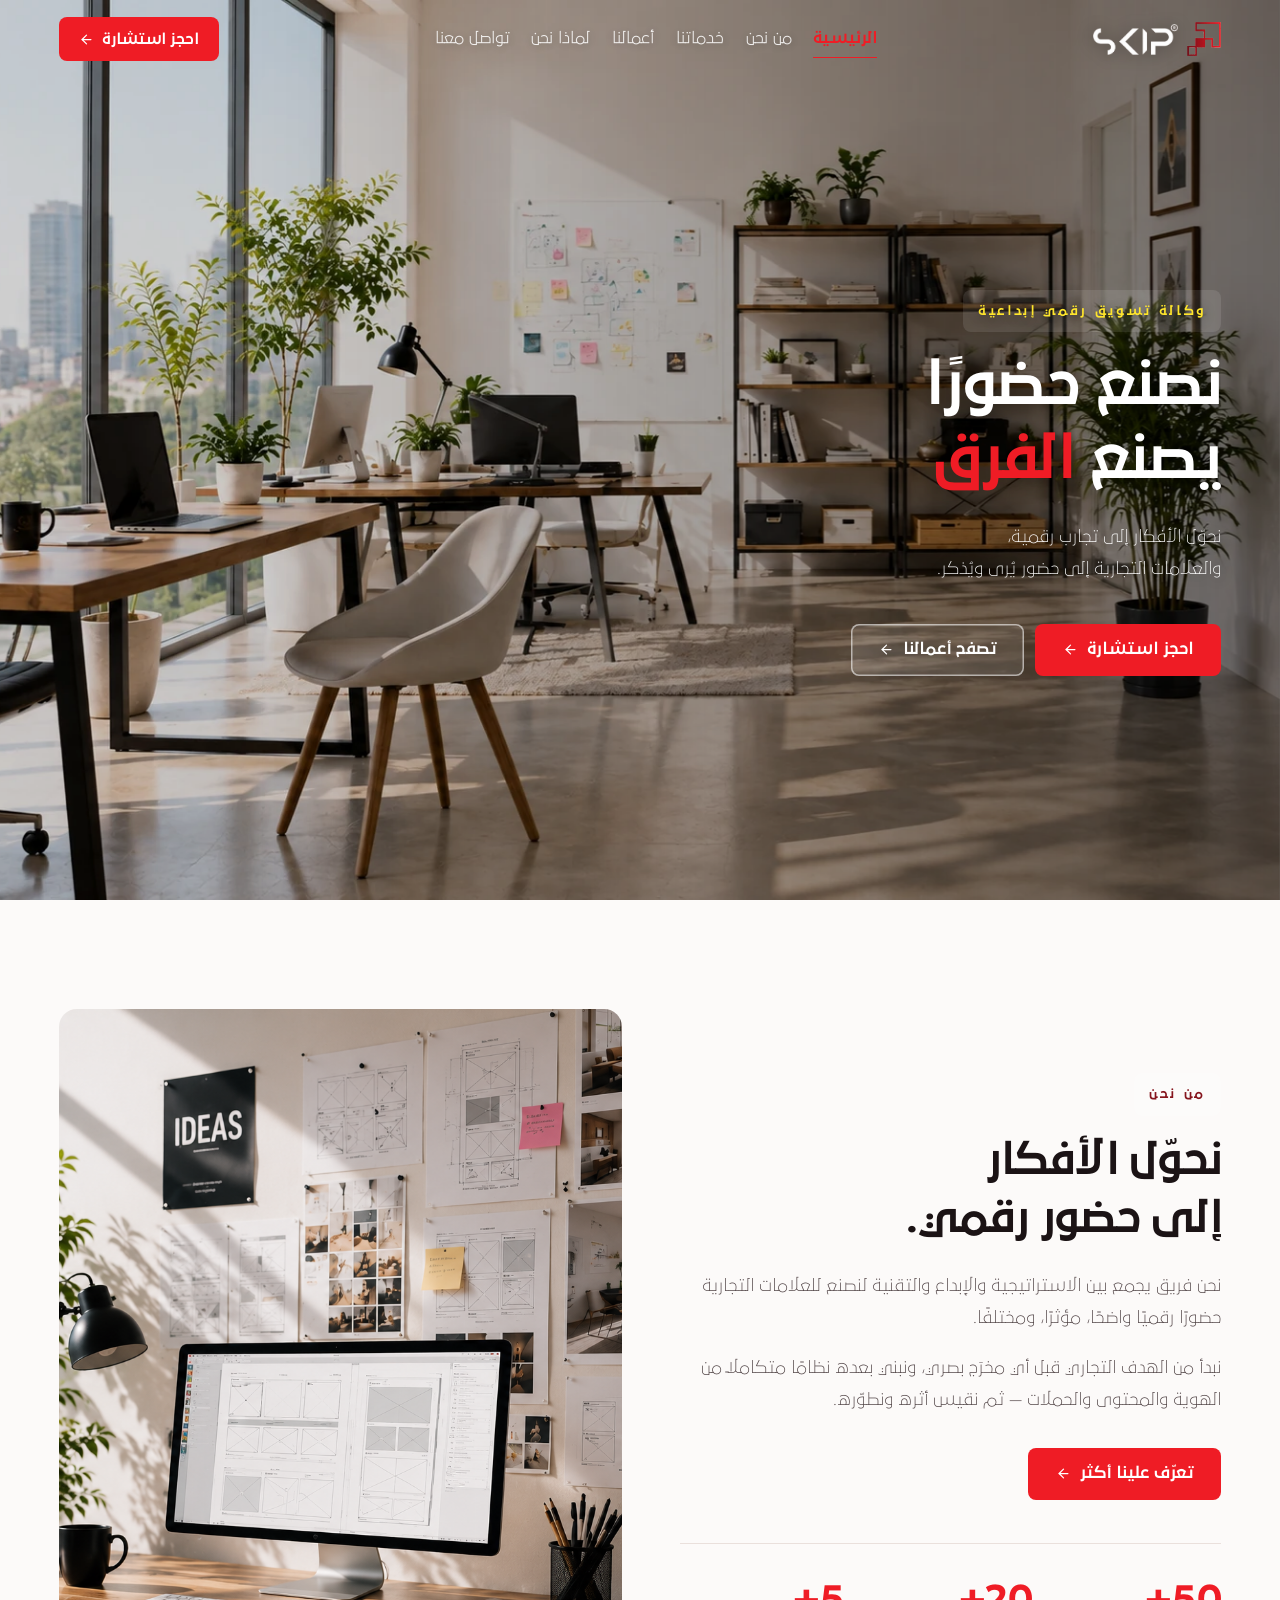
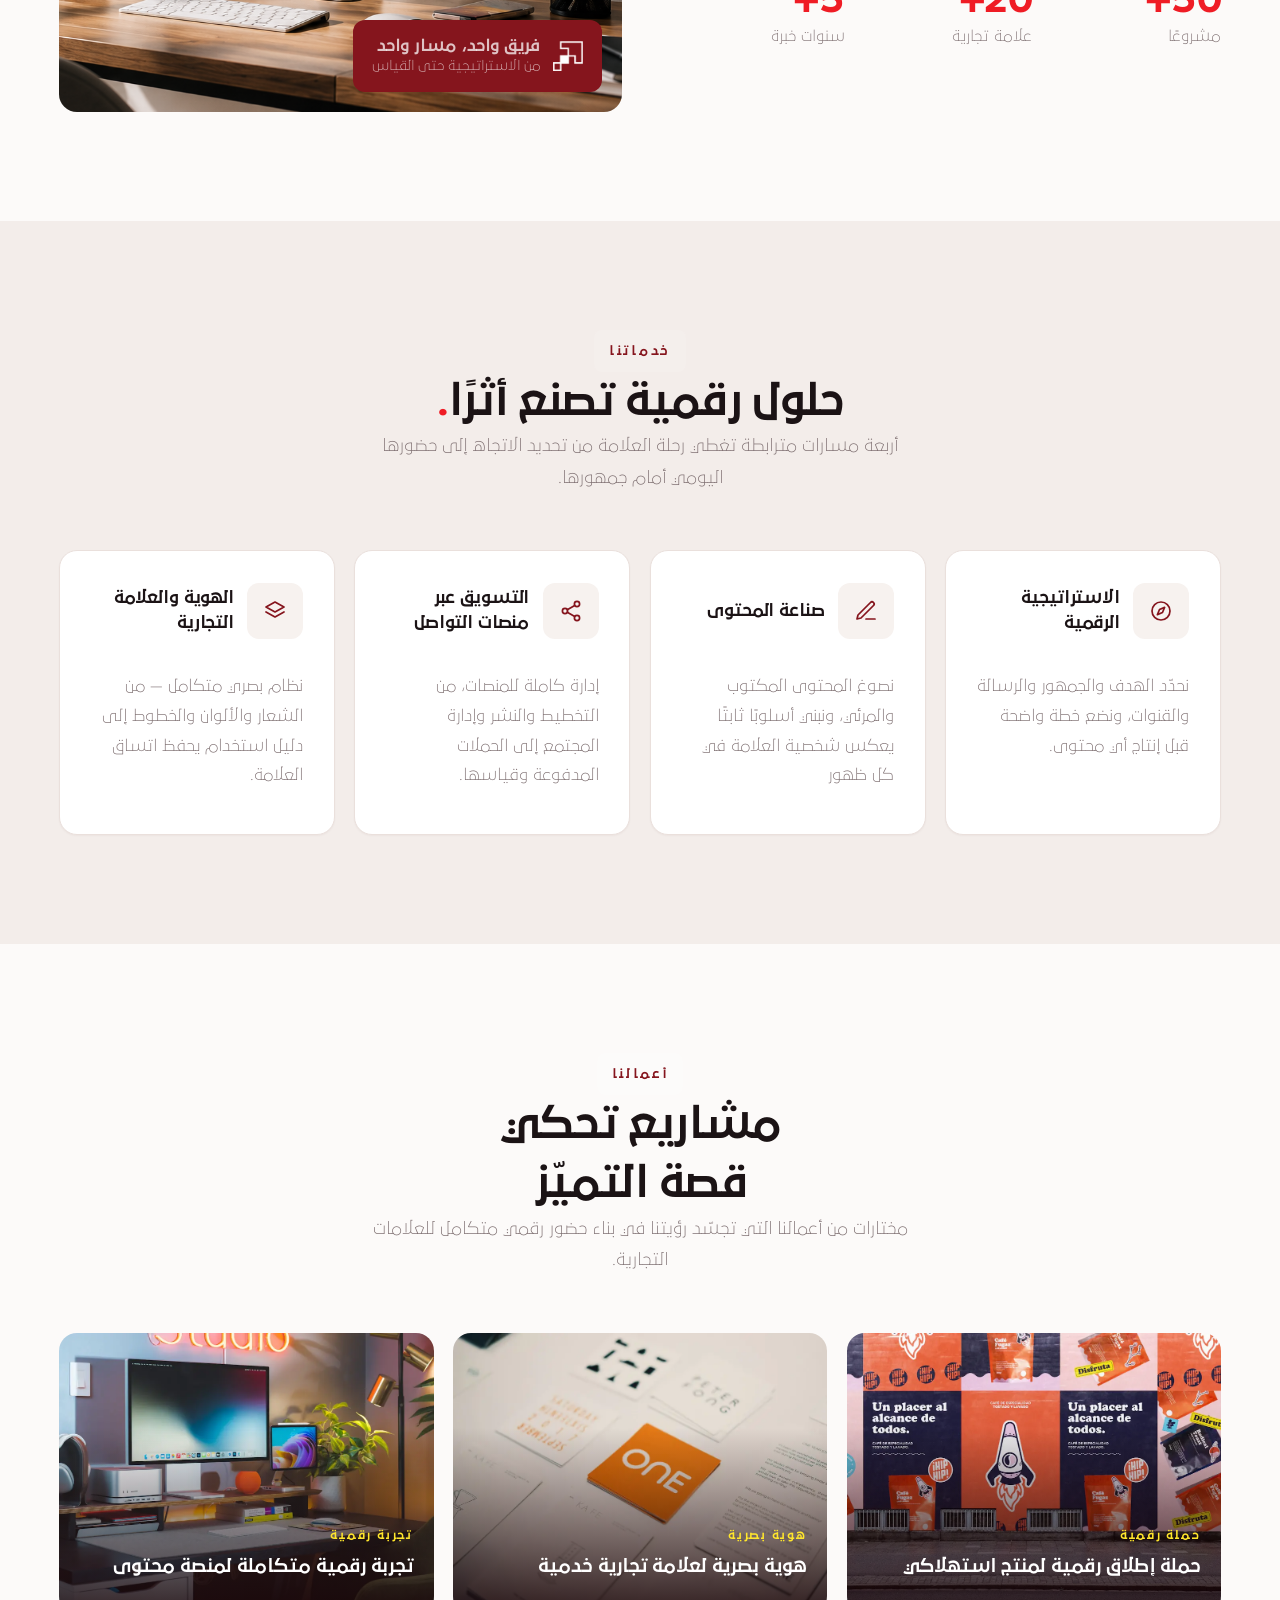
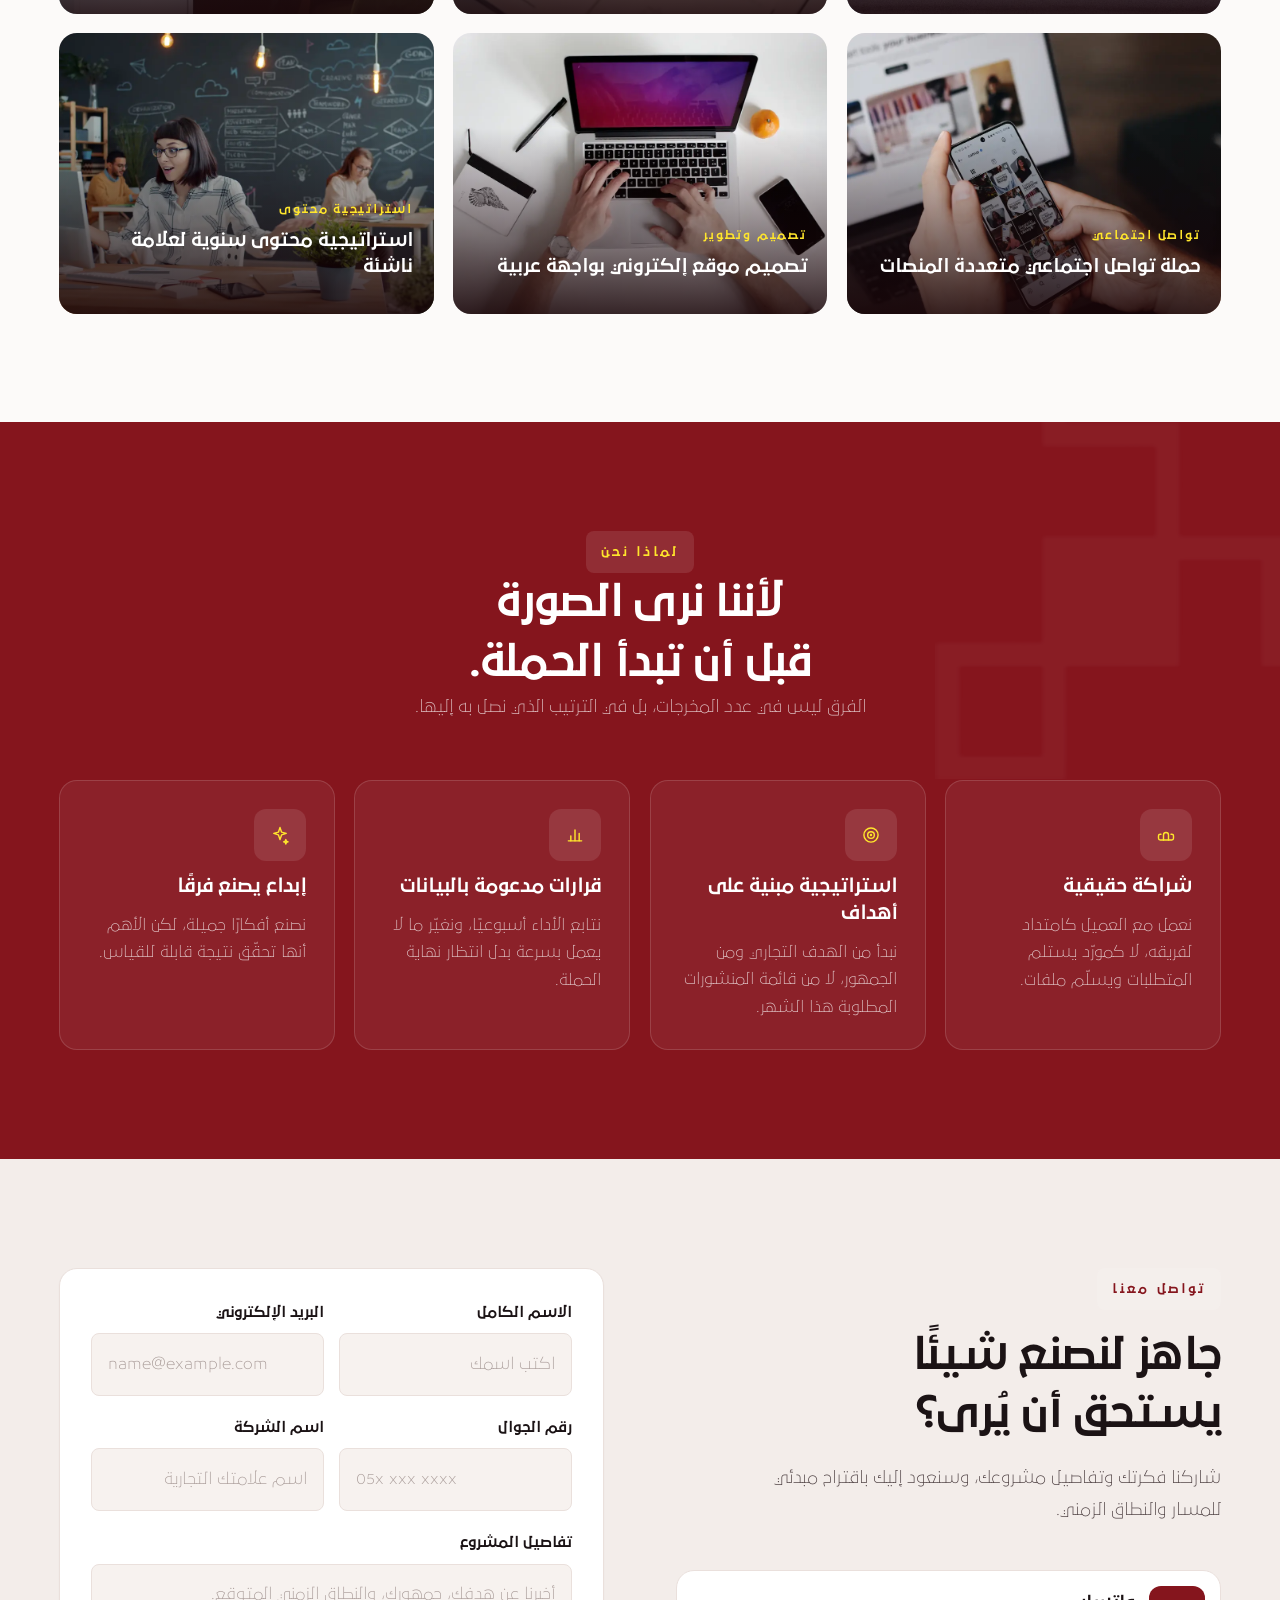
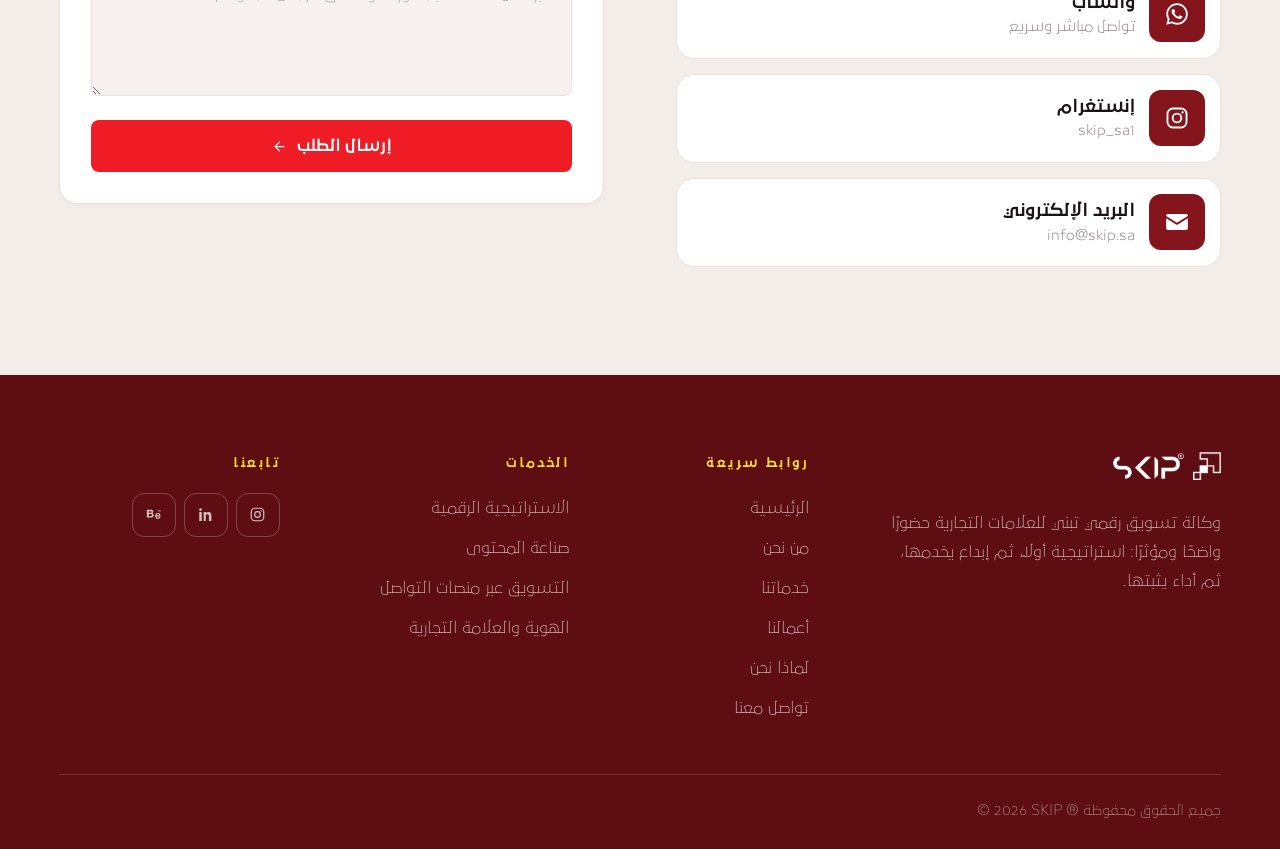
<file: index.html>
<!doctype html>
<html lang="ar" dir="rtl">
<head>
<meta charset="utf-8">
<meta name="viewport" content="width=device-width, initial-scale=1">
<title>SKIP® — وكالة تسويق رقمي</title>
<meta name="description" content="SKIP وكالة تسويق رقمي تصنع للعلامات التجارية حضورًا واضحًا ومؤثرًا: استراتيجية، محتوى، تسويق رقمي، وهوية بصرية.">
<meta name="theme-color" content="#85151D">
<meta property="og:title" content="SKIP® — نصنع حضورًا يصنع الفرق">
<meta property="og:description" content="نحوّل الأفكار إلى تجارب رقمية، والعلامات التجارية إلى حضور يُرى ويُذكر.">
<meta property="og:type" content="website">
<link rel="stylesheet" href="assets/css/style.css">
<script>document.documentElement.className+=" js";</script>
</head>
<body>

<!-- ============================== icon sprite ============================ -->
<svg width="0" height="0" style="position:absolute" aria-hidden="true" focusable="false">
  <symbol id="i-arrow" viewBox="0 0 24 24"><g fill="none" stroke="currentColor" stroke-width="2" stroke-linecap="round" stroke-linejoin="round"><path d="M19 12H5"/><path d="M12 19l-7-7 7-7"/></g></symbol>
  <symbol id="i-compass" viewBox="0 0 24 24"><g fill="none" stroke="currentColor" stroke-width="1.7" stroke-linecap="round" stroke-linejoin="round"><circle cx="12" cy="12" r="9"/><path d="M15.6 8.4l-2.1 5.1-5.1 2.1 2.1-5.1z"/></g></symbol>
  <symbol id="i-pen" viewBox="0 0 24 24"><g fill="none" stroke="currentColor" stroke-width="1.7" stroke-linecap="round" stroke-linejoin="round"><path d="M12 20h9"/><path d="M16.5 3.5a2.1 2.1 0 013 3L7 19l-4 1 1-4z"/></g></symbol>
  <symbol id="i-share" viewBox="0 0 24 24"><g fill="none" stroke="currentColor" stroke-width="1.7" stroke-linecap="round" stroke-linejoin="round"><circle cx="18" cy="5" r="2.6"/><circle cx="6" cy="12" r="2.6"/><circle cx="18" cy="19" r="2.6"/><path d="M8.3 10.8l7.4-4.3M8.3 13.2l7.4 4.3"/></g></symbol>
  <symbol id="i-layers" viewBox="0 0 24 24"><g fill="none" stroke="currentColor" stroke-width="1.7" stroke-linecap="round" stroke-linejoin="round"><path d="M12 3l9 5-9 5-9-5z"/><path d="M3 13l9 5 9-5"/></g></symbol>
  <symbol id="i-hands" viewBox="0 0 24 24"><g fill="none" stroke="currentColor" stroke-width="1.7" stroke-linecap="round" stroke-linejoin="round"><path d="M9 12a3 3 0 116 0v6H9z"/><path d="M9 18H5a2 2 0 01-2-2v-3a2 2 0 012-2h1"/><path d="M15 18h4a2 2 0 002-2v-3a2 2 0 00-2-2h-1"/></g></symbol>
  <symbol id="i-target" viewBox="0 0 24 24"><g fill="none" stroke="currentColor" stroke-width="1.7" stroke-linecap="round" stroke-linejoin="round"><circle cx="12" cy="12" r="8.5"/><circle cx="12" cy="12" r="4"/><circle cx="12" cy="12" r=".6" fill="currentColor"/></g></symbol>
  <symbol id="i-chart" viewBox="0 0 24 24"><g fill="none" stroke="currentColor" stroke-width="1.7" stroke-linecap="round" stroke-linejoin="round"><path d="M4 19h16"/><path d="M7 19v-6M12 19V6M17 19v-9"/></g></symbol>
  <symbol id="i-spark" viewBox="0 0 24 24"><g fill="none" stroke="currentColor" stroke-width="1.7" stroke-linecap="round" stroke-linejoin="round"><path d="M12 3l1.9 5.6L19.5 10l-5.6 1.9L12 17.5 10.1 11.9 4.5 10l5.6-1.4z"/><path d="M19 17.5l.7 2 2 .7-2 .7-.7 2-.7-2-2-.7 2-.7z"/></g></symbol>
  <symbol id="i-ig" viewBox="0 0 24 24"><g fill="none" stroke="currentColor" stroke-width="1.7"><rect x="3.2" y="3.2" width="17.6" height="17.6" rx="5"/><circle cx="12" cy="12" r="4"/><circle cx="17.1" cy="6.9" r="1.05" fill="currentColor" stroke="none"/></g></symbol>
  <symbol id="i-in" viewBox="0 0 24 24"><path fill="currentColor" d="M6.94 5a2 2 0 11-4 0 2 2 0 014 0zM3.2 8.6h3.5V21H3.2V8.6zM9.4 8.6h3.35v1.7h.05c.47-.85 1.6-1.75 3.3-1.75 3.53 0 4.18 2.2 4.18 5.07V21h-3.5v-6.1c0-1.45-.03-3.32-2.05-3.32-2.05 0-2.37 1.58-2.37 3.21V21H9.4V8.6z"/></symbol>
  <symbol id="i-wa" viewBox="0 0 24 24"><path fill="currentColor" d="M12.04 2C6.58 2 2.13 6.45 2.13 11.91c0 1.75.46 3.46 1.32 4.96L2 22l5.25-1.38a9.9 9.9 0 004.79 1.22h.01c5.46 0 9.91-4.45 9.91-9.91S17.5 2 12.04 2zm0 18.15a8.2 8.2 0 01-4.19-1.15l-.3-.18-3.12.82.83-3.04-.2-.31a8.2 8.2 0 01-1.26-4.38c0-4.54 3.7-8.23 8.24-8.23s8.23 3.69 8.23 8.23-3.69 8.24-8.23 8.24zm4.52-6.16c-.25-.13-1.47-.73-1.69-.81-.23-.09-.39-.13-.56.12-.16.25-.64.81-.79.97-.14.17-.29.19-.54.06-.25-.12-1.05-.38-2-1.23-.74-.66-1.24-1.47-1.38-1.72-.15-.25-.02-.38.11-.5.11-.11.25-.29.37-.44.13-.15.17-.25.25-.42.08-.16.04-.31-.02-.43-.06-.13-.56-1.35-.77-1.85-.2-.49-.41-.42-.56-.43l-.48-.01c-.16 0-.43.06-.65.31-.23.25-.86.84-.86 2.05s.88 2.38 1 2.55c.12.16 1.73 2.63 4.19 3.69.59.26 1.04.41 1.4.52.59.19 1.12.16 1.55.1.47-.07 1.47-.6 1.67-1.18.21-.58.21-1.08.15-1.19-.06-.1-.22-.16-.47-.28z"/></symbol>
  <symbol id="i-mail" viewBox="0 0 24 24"><path fill="currentColor" d="M3.6 4.6h16.8c.88 0 1.6.72 1.6 1.6v.35l-9.63 5.94a.7.7 0 01-.74 0L2 6.55V6.2c0-.88.72-1.6 1.6-1.6zM2 8.53l9.26 5.71c.45.28 1.03.28 1.48 0L22 8.53v9.27c0 .88-.72 1.6-1.6 1.6H3.6c-.88 0-1.6-.72-1.6-1.6V8.53z"/></symbol>
  <symbol id="i-be" viewBox="0 0 24 24"><path fill="currentColor" d="M8.4 5.4c1.9 0 3.3.6 3.3 2.5 0 1.1-.5 1.8-1.4 2.2 1.3.4 2 1.4 2 2.8 0 2.3-1.9 3.3-4 3.3H2.6V5.4h5.8zm-.4 4.3c.8 0 1.4-.35 1.4-1.2 0-.95-.7-1.15-1.5-1.15H5.3v2.35h2.7zm.15 4.6c.95 0 1.75-.33 1.75-1.45 0-1.1-.67-1.5-1.7-1.5H5.3v2.95h2.85zM17.9 6.2h4.5v1.2h-4.5V6.2zm3.9 7.5c.1-1.9-1-3.8-3.5-3.8-2.4 0-3.9 1.75-3.9 4.05 0 2.4 1.45 4.05 3.9 4.05 1.85 0 3.1-.85 3.6-2.5h-1.9c-.2.6-.9 1-1.65 1-1.15 0-1.85-.65-1.9-1.85h5.35v-.95zm-5.35-.55c.05-.95.7-1.7 1.75-1.7 1.05 0 1.6.65 1.7 1.7h-3.45z"/></symbol>
</svg>

<!-- ================================ header ============================== -->
<header class="hdr" id="hdr">
  <div class="hdr__in">
    <a class="brand on-dark" id="brand" href="#top" aria-label="SKIP — الصفحة الرئيسية">
      <span class="brand__mark">
        <img class="m-red" src="assets/img/logo-red.png" alt="" width="34" height="34">
        <img class="m-white" src="assets/img/logo-white.png" alt="" width="34" height="34">
      </span>
      <span class="brand__word">
        <img class="w-black" src="assets/img/logo-word-black.png" alt="SKIP" width="441" height="160">
        <img class="w-white" src="assets/img/logo-word-white.png" alt="" aria-hidden="true" width="437" height="160">
      </span>
    </a>

    <nav class="nav" aria-label="التنقل الرئيسي">
      <a href="#top" class="on">الرئيسية</a>
      <a href="#about">من نحن</a>
      <a href="#services">خدماتنا</a>
      <a href="#work">أعمالنا</a>
      <a href="#why">لماذا نحن</a>
      <a href="#contact">تواصل معنا</a>
    </nav>

    <a href="#contact" class="btn btn--red btn--sm hdr__cta">
      احجز استشارة
      <svg viewBox="0 0 24 24" aria-hidden="true"><use href="#i-arrow"></use></svg>
    </a>

    <button class="burger" id="burger" aria-label="فتح القائمة" aria-expanded="false" aria-controls="mmenu">
      <span></span><span></span>
    </button>
  </div>
</header>

<div class="mmenu" id="mmenu" role="dialog" aria-modal="true" aria-label="قائمة التنقل">
  <nav class="mmenu__nav" aria-label="التنقل للجوال">
    <a href="#top"><i>01</i>الرئيسية</a>
    <a href="#about"><i>02</i>من نحن</a>
    <a href="#services"><i>03</i>خدماتنا</a>
    <a href="#work"><i>04</i>أعمالنا</a>
    <a href="#why"><i>05</i>لماذا نحن</a>
    <a href="#contact"><i>06</i>تواصل معنا</a>
  </nav>
  <div class="mmenu__foot">
    <a href="#contact" class="btn btn--white btn--block">احجز استشارة</a>
  </div>
</div>

<main id="top">

<!-- ================================= hero =============================== -->
<section class="hero">
  <!-- background photo: full-bleed, unmodified, no logo baked in -->
  <div class="hero__media">
    <img src="assets/img/hero.webp" width="1672" height="941" fetchpriority="high"
         alt="مساحة عمل إبداعية مضيئة بنوافذ ممتدة، مكاتب خشبية ونباتات.">
  </div>
  <!-- readability overlay only -->
  <div class="hero__scrim" aria-hidden="true"></div>

  <div class="hero__in">
    <div class="wrap">
      <div class="hero__box">
        <span class="eyebrow">وكالة تسويق رقمي إبداعية</span>
        <h1 class="h1">
          <span class="l"><span>نصنع حضورًا</span></span>
          <span class="l"><span>يصنع <span class="hl">الفرق</span></span></span>
        </h1>
        <p>نحوّل الأفكار إلى تجارب رقمية،<br>والعلامات التجارية إلى حضور يُرى ويُذكر.</p>

        <div class="hero__cta">
          <a href="#contact" class="btn btn--red">
            احجز استشارة
            <svg viewBox="0 0 24 24" aria-hidden="true"><use href="#i-arrow"></use></svg>
          </a>
          <a href="#work" class="btn btn--glass">
            تصفح أعمالنا
            <svg viewBox="0 0 24 24" aria-hidden="true"><use href="#i-arrow"></use></svg>
          </a>
        </div>
      </div>
    </div>
  </div>
</section>

<!-- ================================ about =============================== -->
<section class="about" id="about">
  <div class="wrap">
    <div class="about__grid">

      <div class="about__body">
        <span class="eyebrow rv">من نحن</span>
        <h2 class="h2 rv" data-d="1">نحوّل الأفكار<br>إلى حضور رقمي.</h2>
        <p class="lead rv" data-d="2">
          نحن فريق يجمع بين الاستراتيجية والإبداع والتقنية لنصنع للعلامات التجارية حضورًا
          رقميًا واضحًا، مؤثرًا، ومختلفًا.
        </p>
        <p class="lead rv" data-d="2">
          نبدأ من الهدف التجاري قبل أي مخرَج بصري، ونبني بعده نظامًا متكاملًا من الهوية
          والمحتوى والحملات — ثم نقيس أثره ونطوّره.
        </p>

        <a href="#services" class="btn btn--red rv" data-d="3">
          تعرّف علينا أكثر
          <svg viewBox="0 0 24 24" aria-hidden="true"><use href="#i-arrow"></use></svg>
        </a>

        <!-- ملاحظة: أرقام مبدئية للعرض — استبدلها بأرقام الوكالة الفعلية. -->
        <div class="stats rv" data-d="3">
          <div><b>+50</b><span>مشروعًا</span></div>
          <div><b>+20</b><span>علامة تجارية</span></div>
          <div><b>+5</b><span>سنوات خبرة</span></div>
        </div>
      </div>

      <figure class="about__fig rv">
        <img src="assets/img/about img.png" width="1000" height="1250" loading="lazy"
             alt="مصمم يعمل على مكتبه أمام جدار مرجعي مليء بالصور واللوحات البصرية.">
        <figcaption class="about__badge">
          <img src="assets/img/logo-white.png" alt="" width="30" height="30">
          <span>
            <b>فريق واحد، مسار واحد</b>
            <span>من الاستراتيجية حتى القياس</span>
          </span>
        </figcaption>
      </figure>

    </div>
  </div>
</section>

<!-- =============================== services ============================= -->
<section class="services" id="services">
  <div class="wrap">
    <div class="shead">
      <span class="eyebrow rv">خدماتنا</span>
      <h2 class="h2 rv" data-d="1">حلول رقمية تصنع أثرًا<span class="dot">.</span></h2>
      <p class="rv" data-d="2">أربعة مسارات مترابطة تغطي رحلة العلامة من تحديد الاتجاه إلى حضورها اليومي أمام جمهورها.</p>
    </div>

    <div class="svc">
      <article class="svc__card rv">
        <div class="svc__head">
          <span class="svc__icon" aria-hidden="true"><svg viewBox="0 0 24 24"><use href="#i-compass"></use></svg></span>
          <h3 class="svc__title">الاستراتيجية الرقمية</h3>
        </div>
        <p class="svc__desc">نحدّد الهدف والجمهور والرسالة والقنوات، ونضع خطة واضحة قبل إنتاج أي محتوى.</p>
      </article>

      <article class="svc__card rv" data-d="1">
        <div class="svc__head">
          <span class="svc__icon" aria-hidden="true"><svg viewBox="0 0 24 24"><use href="#i-pen"></use></svg></span>
          <h3 class="svc__title">صناعة المحتوى</h3>
        </div>
        <p class="svc__desc">نصوغ المحتوى المكتوب والمرئي، ونبني أسلوبًا ثابتًا يعكس شخصية العلامة في كل ظهور</p>
      </article>

      <article class="svc__card rv" data-d="2">
        <div class="svc__head">
          <span class="svc__icon" aria-hidden="true"><svg viewBox="0 0 24 24"><use href="#i-share"></use></svg></span>
          <h3 class="svc__title">التسويق عبر منصات التواصل</h3>
        </div>
        <p class="svc__desc">إدارة كاملة للمنصات، من التخطيط والنشر وإدارة المجتمع إلى الحملات المدفوعة وقياسها.</p>
      </article>

      <article class="svc__card rv" data-d="3">
        <div class="svc__head">
          <span class="svc__icon" aria-hidden="true"><svg viewBox="0 0 24 24"><use href="#i-layers"></use></svg></span>
          <h3 class="svc__title">الهوية والعلامة التجارية</h3>
        </div>
        <p class="svc__desc">نظام بصري متكامل — من الشعار والألوان والخطوط إلى دليل استخدام يحفظ اتساق العلامة.</p>
      </article>
    </div>
  </div>
</section>

<!-- =============================== projects ============================= -->
<section class="work" id="work">
  <div class="wrap">
    <div class="shead">
      <span class="eyebrow rv">أعمالنا</span>
      <h2 class="h2 rv" data-d="1">مشاريع تحكي<br>قصة التميّز</h2>
      <p class="rv" data-d="2">مختارات من أعمالنا التي تجسّد رؤيتنا في بناء حضور رقمي متكامل للعلامات التجارية.</p>
    </div>

    <!-- ملاحظة: مشاريع للعرض — استبدل الصور والأسماء بأعمال الوكالة الحقيقية. -->
    <div class="grid6">
      <a class="prj rv" href="#contact">
        <img src="assets/img/work1.webp" width="940" height="705" loading="lazy"
             alt="ملصقات حملة إعلانية بألوان دافئة على جدار في الشارع.">
        <span class="prj__txt">
          <span class="prj__cat">حملة رقمية</span>
          <span class="prj__ttl">حملة إطلاق رقمية لمنتج استهلاكي</span>
          <span class="prj__bar"></span>
        </span>
      </a>

      <a class="prj rv" data-d="1" href="#contact">
        <img src="assets/img/work2.webp" width="940" height="705" loading="lazy"
             alt="مطبوعات هوية بصرية وبطاقات على سطح فاتح.">
        <span class="prj__txt">
          <span class="prj__cat">هوية بصرية</span>
          <span class="prj__ttl">هوية بصرية لعلامة تجارية خدمية</span>
          <span class="prj__bar"></span>
        </span>
      </a>

      <a class="prj rv" data-d="2" href="#contact">
        <img src="assets/img/work3.webp" width="940" height="705" loading="lazy"
             alt="مكتب عمل رقمي بشاشة كبيرة وإضاءة دافئة.">
        <span class="prj__txt">
          <span class="prj__cat">تجربة رقمية</span>
          <span class="prj__ttl">تجربة رقمية متكاملة لمنصة محتوى</span>
          <span class="prj__bar"></span>
        </span>
      </a>

      <a class="prj rv" href="#contact">
        <img src="assets/img/work4.webp" width="940" height="705" loading="lazy"
             alt="يد تتصفح شبكة منشورات على هاتف محمول.">
        <span class="prj__txt">
          <span class="prj__cat">تواصل اجتماعي</span>
          <span class="prj__ttl">حملة تواصل اجتماعي متعددة المنصات</span>
          <span class="prj__bar"></span>
        </span>
      </a>

      <a class="prj rv" data-d="1" href="#contact">
        <img src="assets/img/work5.webp" width="940" height="705" loading="lazy"
             alt="حاسوب محمول ومفكرة على مكتب أبيض من الأعلى.">
        <span class="prj__txt">
          <span class="prj__cat">تصميم وتطوير</span>
          <span class="prj__ttl">تصميم موقع إلكتروني بواجهة عربية</span>
          <span class="prj__bar"></span>
        </span>
      </a>

      <a class="prj rv" data-d="2" href="#contact">
        <img src="assets/img/work6.webp" width="940" height="705" loading="lazy"
             alt="جلسة عمل أمام جدار عليه مخططات ورسوم استراتيجية.">
        <span class="prj__txt">
          <span class="prj__cat">استراتيجية محتوى</span>
          <span class="prj__ttl">استراتيجية محتوى سنوية لعلامة ناشئة</span>
          <span class="prj__bar"></span>
        </span>
      </a>
    </div>

  </div>
</section>

<!-- ================================= why ================================ -->
<section class="why dark" id="why">
  <img class="why__wm" src="assets/img/logo-white.png" alt="" aria-hidden="true">
  <div class="wrap">
    <div class="shead shead--light">
      <span class="eyebrow eyebrow--light rv">لماذا نحن</span>
      <h2 class="h2 rv" data-d="1">لأننا نرى الصورة<br>قبل أن تبدأ الحملة.</h2>
      <p class="rv" data-d="2">الفرق ليس في عدد المخرجات، بل في الترتيب الذي نصل به إليها.</p>
    </div>

    <div class="why__grid">
      <article class="why__card rv">
        <span class="why__ico"><svg viewBox="0 0 24 24" aria-hidden="true"><use href="#i-hands"></use></svg></span>
        <h3 class="h3">شراكة حقيقية</h3>
        <p>نعمل مع العميل كامتداد لفريقه، لا كمورّد يستلم المتطلبات ويسلّم ملفات.</p>
      </article>

      <article class="why__card rv" data-d="1">
        <span class="why__ico"><svg viewBox="0 0 24 24" aria-hidden="true"><use href="#i-target"></use></svg></span>
        <h3 class="h3">استراتيجية مبنية على أهداف</h3>
        <p>نبدأ من الهدف التجاري ومن الجمهور، لا من قائمة المنشورات المطلوبة هذا الشهر.</p>
      </article>

      <article class="why__card rv" data-d="2">
        <span class="why__ico"><svg viewBox="0 0 24 24" aria-hidden="true"><use href="#i-chart"></use></svg></span>
        <h3 class="h3">قرارات مدعومة بالبيانات</h3>
        <p>نتابع الأداء أسبوعيًا، ونغيّر ما لا يعمل بسرعة بدل انتظار نهاية الحملة.</p>
      </article>

      <article class="why__card rv" data-d="3">
        <span class="why__ico"><svg viewBox="0 0 24 24" aria-hidden="true"><use href="#i-spark"></use></svg></span>
        <h3 class="h3">إبداع يصنع فرقًا</h3>
        <p>نصنع أفكارًا جميلة، لكن الأهم أنها تحقّق نتيجة قابلة للقياس.</p>
      </article>
    </div>
  </div>
</section>

<!-- =============================== contact ============================== -->
<section class="contact" id="contact">
  <div class="wrap">
    <div class="contact__grid">

      <div class="contact__body">
        <span class="eyebrow rv">تواصل معنا</span>
        <h2 class="h2 rv" data-d="1">جاهز لنصنع شيئًا<br>يستحق أن يُرى؟</h2>
        <p class="lead rv" data-d="2">
          شاركنا فكرتك وتفاصيل مشروعك، وسنعود إليك باقتراح مبدئي للمسار والنطاق الزمني.
        </p>

        <!-- ملاحظة: استبدل الروابط والحسابات أدناه ببيانات الوكالة الفعلية. -->
        <ul class="ccards rv" data-d="3">
          <li>
            <a class="ccard" href="https://wa.me/966510010702" aria-label="واتساب">
              <span class="ccard__ico"><svg viewBox="0 0 24 24" aria-hidden="true"><use href="#i-wa"></use></svg></span>
              <span class="ccard__txt">
                <b>واتساب</b>
                <span>تواصل مباشر وسريع</span>
              </span>
            </a>
          </li>
          <li>
            <a class="ccard" href="#" aria-label="إنستغرام">
              <span class="ccard__ico"><svg viewBox="0 0 24 24" aria-hidden="true"><use href="#i-ig"></use></svg></span>
              <span class="ccard__txt">
                <b>إنستغرام</b>
                <span>skip_sa1</span>
              </span>
            </a>
          </li>
          <li>
            <a class="ccard" href="mailto:info@skip.sa" aria-label="البريد الإلكتروني">
              <span class="ccard__ico"><svg viewBox="0 0 24 24" aria-hidden="true"><use href="#i-mail"></use></svg></span>
              <span class="ccard__txt">
                <b>البريد الإلكتروني</b>
                <span>info@skip.sa</span>
              </span>
            </a>
          </li>
        </ul>
      </div>

      <form class="form rv" data-d="1" id="form" novalidate>
        <div class="form__row">
          <div class="field">
            <label for="f-name">الاسم الكامل</label>
            <input id="f-name" name="name" type="text" autocomplete="name" placeholder="اكتب اسمك" required>
          </div>
          <div class="field">
            <label for="f-mail">البريد الإلكتروني</label>
            <input id="f-mail" name="email" type="email" autocomplete="email" placeholder="name@example.com" dir="ltr" required>
          </div>
        </div>

        <div class="form__row">
          <div class="field">
            <label for="f-tel">رقم الجوال</label>
            <input id="f-tel" name="tel" type="tel" autocomplete="tel" placeholder="05x xxx xxxx" dir="ltr">
          </div>
          <div class="field">
            <label for="f-co">اسم الشركة</label>
            <input id="f-co" name="company" type="text" autocomplete="organization" placeholder="اسم علامتك التجارية">
          </div>
        </div>

        <div class="field">
          <label for="f-msg">تفاصيل المشروع</label>
          <textarea id="f-msg" name="message" placeholder="أخبرنا عن هدفك، جمهورك، والنطاق الزمني المتوقع." required></textarea>
        </div>

        <button type="submit" class="btn btn--red btn--block">
          إرسال الطلب
          <svg viewBox="0 0 24 24" aria-hidden="true"><use href="#i-arrow"></use></svg>
        </button>

        <p class="form__ok" role="status">تم استلام طلبك. سنعود إليك قريبًا.</p>
      </form>

    </div>
  </div>
</section>

</main>

<!-- ================================ footer ============================== -->
<footer class="ftr dark">
  <div class="wrap">
    <div class="ftr__grid">
      <div class="ftr__about">
        <a class="brand brand--sm on-solid" href="#top" aria-label="SKIP">
          <span class="brand__mark">
            <img class="m-red" src="assets/img/logo-red.png" alt="" width="28" height="28">
            <img class="m-white" src="assets/img/logo-white.png" alt="" width="28" height="28">
          </span>
          <span class="brand__word">
        <img class="w-black" src="assets/img/logo-word-black.png" alt="SKIP" width="441" height="160">
        <img class="w-white" src="assets/img/logo-word-white.png" alt="" aria-hidden="true" width="437" height="160">
      </span>
        </a>
        <p>وكالة تسويق رقمي تبني للعلامات التجارية حضورًا واضحًا ومؤثرًا: استراتيجية أولًا، ثم إبداع يخدمها، ثم أداء يثبتها.</p>
      </div>

      <div>
        <h4>روابط سريعة</h4>
        <ul>
          <li><a href="#top">الرئيسية</a></li>
          <li><a href="#about">من نحن</a></li>
          <li><a href="#services">خدماتنا</a></li>
          <li><a href="#work">أعمالنا</a></li>
          <li><a href="#why">لماذا نحن</a></li>
          <li><a href="#contact">تواصل معنا</a></li>
        </ul>
      </div>

      <div>
        <h4>الخدمات</h4>
        <ul>
          <li><a href="#services">الاستراتيجية الرقمية</a></li>
          <li><a href="#services">صناعة المحتوى</a></li>
          <li><a href="#services"> التسويق عبر منصات التواصل</a></li>
          <li><a href="#services">الهوية والعلامة التجارية</a></li>
        </ul>
      </div>

      <div class="ftr__soc">
        <h4>تابعنا</h4>

        <div class="soc">
          <a href="https://www.instagram.com/skip_sa1?igsh=dXZxaTFyYjhwNXI3" aria-label="إنستغرام"><svg viewBox="0 0 24 24" aria-hidden="true"><use href="#i-ig"></use></svg></a>
          <a href="https://www.linkedin.com/company/skip sa" aria-label="لينكدإن"><svg viewBox="0 0 24 24" aria-hidden="true"><use href="#i-in"></use></svg></a>
          <a href="https://www.behance.net/skip_sa" aria-label="بيهانس"><svg viewBox="0 0 24 24" aria-hidden="true"><use href="#i-be"></use></svg></a>
        </div>
      </div>
    </div>

    <div class="ftr__bar">
      <span>جميع الحقوق محفوظة <bdi dir="ltr">© <span id="yr">2026</span> SKIP ®</bdi></span>
    </div>
  </div>
</footer>

<script src="assets/js/main.js"></script>
</body>
</html>
</file>
<file: assets/css/style.css>
/* ==========================================================================
   SKIP® — Digital Marketing Agency · Homepage
   Arabic / RTL · 29LT Bukra
   ========================================================================== */

@font-face{font-family:"Bukra";src:url("../fonts/bukra-light.woff2") format("woff2");font-weight:300;font-display:swap}
@font-face{font-family:"Bukra";src:url("../fonts/bukra-regular.woff2") format("woff2");font-weight:400;font-display:swap}
@font-face{font-family:"Bukra";src:url("../fonts/bukra-bold.woff2") format("woff2");font-weight:700;font-display:swap}

/* -------------------------------------------------------------- tokens -- */
:root{
  color-scheme: light;

  /* ---- brand -------------------------------------------------------
     --red  is THE accent: primary CTAs, active nav, links, highlights.
     --bur  is the dark brand surface + small label text (small type needs
            the extra contrast that --red cannot give on light grounds).
     --yel  appears ONLY on dark surfaces.                              */
  --red:#EF1C25;
  --red-dk:#D0141D;      /* the single accent-hover step */
  --bur:#85151D;
  --bur-dk:#5E0D13;
  --bur-xdk:#42080D;
  --yel:#FFE62C;

  /* ---- surfaces ---- */
  --paper:#FCFAF9;       /* page ground                */
  --sand:#F3EDEA;        /* tinted section ground      */
  --sand-2:#E9DFDB;      /* image placeholder          */
  --surface:#FFFFFF;     /* cards                      */
  --surface-2:#F7F2EF;   /* inset: icon tiles, inputs  */
  --surface-3:#EFE7E3;   /* inset, hovered             */

  /* ---- lines ---- */
  --line:#EAE0DC;        /* every card / input border  */
  --line-2:#DBCCC7;      /* hovered / stronger border  */

  /* ---- text ---- */
  --ink:#1B1315;
  --ink-2:#4C3F41;
  --muted:#7B6C6E;
  --faint:#A99C99;       /* placeholders               */

  --on-dark:#FFFFFF;
  --on-dark-2:rgba(255,255,255,.74);
  --on-dark-3:rgba(255,255,255,.52);

  --sans:"Bukra","Segoe UI","Noto Kufi Arabic",system-ui,sans-serif;

  --fs-h1:clamp(2.15rem,4.4vw,3.85rem);
  --fs-h2:clamp(1.75rem,3.2vw,2.9rem);
  --fs-h3:clamp(1.12rem,1.4vw,1.32rem);
  --fs-lead:clamp(1rem,1.15vw,1.12rem);
  --fs-body:1rem;
  --fs-eyebrow:.76rem;

  /* ---- layout: one container width for every section ---- */
  --maxw:1360px;
  --pad:clamp(20px,4.6vw,64px);
  --sect:clamp(72px,8.5vw,132px);

  /* ---- shape: one radius scale, one button size ---- */
  --r-btn:8px;
  --r-tile:12px;         /* icon tiles                 */
  --r-card:18px;         /* cards, media, form         */
  --btn-h:52px;
  --btn-h-sm:44px;

  /* ---- elevation: two steps only ---- */
  --sh-1:0 1px 2px rgba(66,8,13,.04);
  --sh-2:0 18px 38px -28px rgba(66,8,13,.34);

  --ease:cubic-bezier(.22,.61,.24,1);
  --ease-out:cubic-bezier(.16,1,.3,1);
  --hdr-h:78px;
}

*,*::before,*::after{box-sizing:border-box}
html{-webkit-text-size-adjust:100%;scroll-behavior:smooth;scroll-padding-top:var(--hdr-h)}
body{
  margin:0;background:var(--paper);color:var(--ink);
  font-family:var(--sans);font-size:var(--fs-body);font-weight:400;line-height:1.9;
  overflow-x:hidden;-webkit-font-smoothing:antialiased;
}
img{display:block;max-width:100%;height:auto}
svg{display:block}
a{color:inherit;text-decoration:none}
button{font:inherit;color:inherit;background:none;border:0;cursor:pointer}
h1,h2,h3,h4,p,figure,ul,form{margin:0;padding:0}
ul{list-style:none}
::selection{background:var(--red);color:#fff}
:focus-visible{outline:2.5px solid var(--red);outline-offset:3px;border-radius:var(--r-btn)}
.dark :focus-visible{outline-color:var(--yel)}

.wrap{max-width:var(--maxw);margin-inline:auto;padding-inline:var(--pad)}
.sr-only{position:absolute;width:1px;height:1px;margin:-1px;padding:0;overflow:hidden;clip:rect(0 0 0 0);white-space:nowrap;border:0}

/* ------------------------------------------------------------- typography */
.eyebrow{
  display:block;font-size:var(--fs-eyebrow);font-weight:700;letter-spacing:.22em;
  color:var(--bur);line-height:1;margin-block-end:1.05rem;
  background: rgba(255,255,255,.10);
  padding: 15px;
  width: fit-content;
  border-radius: 8px;
}
.eyebrow--light{color:var(--yel)}

.h1{font-size:var(--fs-h1);font-weight:700;line-height:1.26;letter-spacing:-.02em;text-wrap:balance}
.h2{font-size:var(--fs-h2);font-weight:700;line-height:1.36;letter-spacing:-.018em;text-wrap:balance}
.h3{font-size:var(--fs-h3);font-weight:700;line-height:1.5}

.lead{font-size:var(--fs-lead);font-weight:300;line-height:2;color:var(--ink-2)}
.lead--light{color:var(--on-dark-2)}

/* section header — centred, reference rhythm */
.shead{max-width:660px;margin-inline:auto;text-align:center;margin-block-end:clamp(38px,4.4vw,64px)}
.shead .h2{margin-block-end:1rem;line-height:1.45}
.shead p{color:var(--muted);font-weight:300;font-size:var(--fs-lead);line-height:1.95;margin-inline:auto;max-width:52ch}
.shead--light p{color:var(--on-dark-2)}

/* ---------------------------------------------------------------- buttons */
.btn{
  display:inline-flex;align-items:center;justify-content:center;gap:.6em;
  min-height:var(--btn-h);padding:0 1.75rem;border-radius:var(--r-btn);
  font-weight:700;font-size:.95rem;line-height:1;
  transition:background-color .35s var(--ease),color .35s,box-shadow .35s,transform .35s var(--ease);
  white-space:nowrap;
}
.btn svg{width:15px;height:15px;flex:none;transition:transform .4s var(--ease)}
.btn:hover svg{transform:translateX(-5px)}
.btn:active{transform:translateY(1px)}

.btn--red{background:var(--red);color:#fff}
.btn--red:hover{background:var(--red-dk)}
.btn--line{background:transparent;color:var(--ink);box-shadow:inset 0 0 0 1.5px var(--line-2)}
.btn--line:hover{box-shadow:inset 0 0 0 1.5px var(--ink)}
.btn--glass{background:rgba(255,255,255,.10);color:#fff;box-shadow:inset 0 0 0 1.5px rgba(255,255,255,.55);
  -webkit-backdrop-filter:blur(6px);backdrop-filter:blur(6px)}
.btn--glass:hover{background:var(--surface);color:var(--ink);box-shadow:inset 0 0 0 1.5px #fff}
.btn--white{background:var(--surface);color:var(--bur)}
.btn--white:hover{background:var(--sand);color:var(--bur-dk)}
.btn--sm{min-height:var(--btn-h-sm);padding:0 1.25rem;font-size:.88rem;border-radius:var(--r-btn)}
.btn--block{width:100%}

.tlink{display:inline-flex;align-items:center;gap:.55em;font-weight:700;font-size:.95rem;color:var(--red)}
.tlink svg{width:15px;height:15px;transition:transform .4s var(--ease)}
.tlink:hover svg{transform:translateX(-6px)}

/* ----------------------------------------------------------------- brand  */
.brand{display:inline-flex;align-items:center;gap:.55rem}
.brand__mark{position:relative;width:34px;height:34px;flex:none}
.brand__mark img{position:absolute;inset:0;width:100%;height:100%;object-fit:contain;transition:opacity .4s var(--ease)}
/* wordmark is a supplied asset, never type: black on light, white on dark */
.brand__word{position:relative;display:block;flex:none;height:31px;aspect-ratio:441/160}
.brand__word img{position:absolute;inset:0;width:100%;height:100%;object-fit:contain;
  transition:opacity .4s var(--ease)}
.brand--sm .brand__mark{width:28px;height:28px}
.brand--sm .brand__word{height:26px}

/* light ground: red mark + black wordmark */
.brand .m-red,.brand .w-black{opacity:1}
.brand .m-white,.brand .w-white{opacity:0}
/* over the hero photo: red mark + white wordmark */
.brand.on-dark .m-red{opacity:1}
.brand.on-dark .m-white{opacity:0}
.brand.on-dark .w-black{opacity:0}
.brand.on-dark .w-white{opacity:1}
.brand.on-dark .brand__word{filter:drop-shadow(0 1px 8px rgba(0,0,0,.35))}
/* solid burgundy surfaces (footer): all-white lockup */
.brand.on-solid .m-red,.brand.on-solid .w-black{opacity:0}
.brand.on-solid .m-white,.brand.on-solid .w-white{opacity:1}

/* ---------------------------------------------------------------- header  */
.hdr{position:fixed;inset-block-start:0;inset-inline:0;z-index:80;transition:background-color .4s var(--ease),box-shadow .4s}
.hdr__in{
  max-width:var(--maxw);margin-inline:auto;padding-inline:var(--pad);
  height:var(--hdr-h);display:flex;align-items:center;gap:clamp(14px,2.4vw,40px);
  transition:height .4s var(--ease);
}
.hdr.stuck{background:rgba(252,250,249,.9);-webkit-backdrop-filter:saturate(1.5) blur(16px);backdrop-filter:saturate(1.5) blur(16px);box-shadow:0 1px 0 var(--line)}
.hdr.stuck .hdr__in{height:66px}

.nav{display:flex;align-items:center;gap:clamp(10px,1.7vw,30px);margin-inline:auto}
.nav a{position:relative;font-size:.92rem;padding:.35em 0;color:#fff;opacity:.86;
  text-shadow:0 1px 10px rgba(0,0,0,.35);transition:color .3s,opacity .3s}
.nav a::after{content:"";position:absolute;inset-inline-start:0;bottom:0;width:100%;height:1.5px;background:currentColor;transform:scaleX(0);transform-origin:left;transition:transform .4s var(--ease)}
.nav a:hover{opacity:1}
.nav a:hover::after,.nav a.on::after{transform:scaleX(1);transform-origin:right}
.nav a.on{color:var(--red);opacity:1;font-weight:700;text-shadow:none}
.nav a.on::after{background:var(--red)}
.hdr.stuck .nav a{color:var(--ink-2);opacity:1;text-shadow:none}
.hdr.stuck .nav a:hover{color:var(--ink)}
.hdr.stuck .nav a.on{color:var(--red)}
.hdr.stuck .nav a::after{background:var(--red)}

.hdr__cta{flex:none}
.hdr.stuck .hdr__cta:hover{background:var(--bur)}

.burger{display:none;width:44px;height:44px;flex:none;margin-inline-start:auto;position:relative;z-index:2}
.burger span{position:absolute;inset-inline:11px;height:2px;background:#fff;box-shadow:0 1px 6px rgba(0,0,0,.35);transition:transform .45s var(--ease),background-color .35s,opacity .3s}
.burger span:nth-child(1){top:17px}
.burger span:nth-child(2){bottom:17px;inset-inline-start:18px}
.hdr.stuck .burger span{background:var(--ink)}
body.nav-open .burger span{background:#fff!important}
body.nav-open .burger span:nth-child(1){transform:translateY(5px) rotate(45deg)}
body.nav-open .burger span:nth-child(2){inset-inline-start:11px;transform:translateY(-5px) rotate(-45deg)}

/* ----------------------------------------------------------- mobile menu  */
.mmenu{
  position:fixed;inset:0;z-index:75;background:var(--bur-dk);
  display:flex;flex-direction:column;padding:calc(var(--hdr-h) + 24px) var(--pad) 2.5rem;
  clip-path:inset(0 0 100% 0);transition:clip-path .7s var(--ease-out);visibility:hidden;
}
body.nav-open .mmenu{clip-path:inset(0 0 0 0);visibility:visible}
.mmenu__nav{display:flex;flex-direction:column;gap:.15rem;margin-block:auto}
.mmenu__nav a{
  display:flex;align-items:baseline;gap:.8rem;color:#fff;font-weight:700;
  font-size:clamp(1.6rem,7.5vw,2.4rem);line-height:1.6;opacity:0;transform:translateY(18px);
}
body.nav-open .mmenu__nav a{animation:mIn .6s var(--ease-out) forwards;
  font-size: clamp(1.6rem,5.5vw,2.4rem); font-weight: 500;margin-bottom: 20px;;
}
.mmenu__nav a.on{color:var(--yel)}
.mmenu__nav i{font-style:normal;font-size:.72rem;font-weight:400;color:var(--yel);letter-spacing:.12em}
@keyframes mIn{to{opacity:1;transform:none}}
.mmenu__foot{padding-block-start:1.6rem;border-top:1px solid rgba(255,255,255,.2)}

/* ------------------------------------------------------------------ hero  */
.hero{
  position:relative;min-height:clamp(580px,100svh,940px);
  display:flex;align-items:center;overflow:hidden;background:var(--sand-2);
}
/* full-bleed background photo — no card, no radius, no margins */
.hero__media{position:absolute;inset:0}
.hero__media img{
  width:100%;height:100%;object-fit:cover;object-position:50% 50%;
  transform:scale(1.05);
}
.is-ready .hero__media img{animation:heroIn 1.8s var(--ease-out) .1s forwards}
@keyframes heroIn{to{transform:scale(1)}}

/* subtle readability overlay: flat wash + a light lift on the text side */
.hero__scrim{
  position:absolute;inset:0;
  background:
    linear-gradient(270deg, rgba(0,0,0,.40) 0%, rgba(0,0,0,.30) 26%, rgba(0,0,0,.14) 52%, rgba(0,0,0,0) 80%),
    rgba(0,0,0,.16);
}

.hero__in{
  position:relative;width:100%;
  padding-block:calc(var(--hdr-h) + clamp(28px,4vw,52px)) clamp(36px,5vw,64px);
}
.hero__box{max-width:640px}
.hero .eyebrow{color:var(--yel);text-shadow:0 1px 12px rgba(0,0,0,.42)}
.hero h1{color:#fff;margin-block-end:1.5rem;text-shadow:0 2px 22px rgba(0,0,0,.34)}
.hero h1 .l{display:block;overflow:hidden;padding-block:.04em .26em;margin-block-end:-.24em}
.hero h1 .l>span{display:block}
.hero h1 .hl{color:var(--red)}
.hero p{
  color:#fff;max-width:46ch;font-weight:300;font-size:var(--fs-lead);line-height:2;
  text-shadow:0 1px 14px rgba(0,0,0,.40);
}
.hero__cta{display:flex;flex-wrap:wrap;gap:.7rem;margin-block-start:2.4rem}

/* ----------------------------------------------------------------- about  */
.about{padding-block:var(--sect)}
.about__grid{display:grid;grid-template-columns:.98fr 1.02fr;gap:clamp(28px,4.6vw,80px);align-items:center}
.about__fig{position:relative;border-radius:var(--r-card);overflow:hidden;background:var(--sand-2)}
.about__fig img{width:100%;aspect-ratio:4/5;object-fit:cover}
.about__badge{
  position:absolute;inset-inline-start:20px;inset-block-end:20px;
  background:var(--bur);color:#fff;border-radius:var(--r-tile);
  padding:1rem 1.15rem;display:flex;align-items:center;gap:.85rem;max-width:78%;
}
.about__badge img{width:30px;height:30px;flex:none;object-fit:contain}
.about__badge b{display:block;font-size:.95rem;line-height:1.4}
.about__badge span{display:block;font-size:.78rem;color:var(--on-dark-2);font-weight:300;line-height:1.5}
@media (max-width:560px){
  .about__fig{
    overflow: visible;
  }
  .about__badge{
    z-index: 1;
    bottom: -36px;
  }
  .about__fig img{
    border-radius: 8px;
  }
}
.about__body .h2{margin-block-end:1.35rem;line-height:1.42}
.about__body p + p{margin-block-start:1.1rem}
.about__body .btn{margin-block-start:2rem}

.stats{
  display:grid;grid-template-columns:repeat(3,minmax(0,1fr));gap:clamp(14px,2vw,32px);
  margin-block-start:clamp(30px,3.4vw,46px);padding-block-start:clamp(24px,2.6vw,34px);
  border-top:1px solid var(--line);
}
.stats b{
  font-size:clamp(1.9rem,3.1vw,2.7rem);font-weight:700;line-height:1.1;
  color:var(--red);letter-spacing:-.035em;direction:ltr;unicode-bidi:isolate;
  font-variant-numeric:tabular-nums;text-align:start;
}
.stats span{display:block;font-size:.88rem;color:var(--muted);font-weight:300;line-height:1.6;margin-block-start:.2rem}

/* -------------------------------------------------------------- services  */
.services{padding-block:var(--sect);background:var(--sand)}

/* red full stop closing the section headline */
.services .shead .dot{color:var(--red)}

.svc{display:grid;grid-template-columns:repeat(4,minmax(0,1fr));gap:clamp(14px,1.5vw,20px)}

/* non-interactive card: quiet lift. Interactive cards (.ccard, .prj) take
   the red accent instead — hover intensity follows interactivity.        */
.svc__card{
  background:var(--surface);border:1px solid var(--line);border-radius:var(--r-card);
  padding:clamp(28px,2.5vw,38px) clamp(26px,2.4vw,36px) clamp(38px,3.4vw,52px);
  display:flex;flex-direction:column;gap:clamp(22px,2.6vw,40px);
  box-shadow:var(--sh-1);
  transition:border-color .4s var(--ease),box-shadow .4s var(--ease),transform .5s var(--ease);
}
.svc__card:hover{
  border-color:var(--line-2);box-shadow:var(--sh-2);transform:translateY(-3px);
}

/* icon sits at the RTL start (right) with the title beside it */
.svc__head{display:flex;align-items:center;gap:clamp(12px,1.05vw,16px)}
.svc__icon{
  width:56px;height:56px;border-radius:var(--r-tile);flex:none;display:grid;place-items:center;
  background:var(--surface-2);color:var(--bur);
  transition:background-color .4s var(--ease);
}
.svc__icon svg{width:24px;height:24px}
.svc__card:hover .svc__icon{background:var(--surface-3)}
.svc__title{
  flex:1;min-width:0;
  font-size:clamp(1rem,1.16vw,1.14rem);font-weight:700;line-height:1.55;
  color:var(--ink);letter-spacing:-.008em;text-wrap:balance;
}
.svc__desc{color:var(--muted);font-weight:300;font-size:.95rem;line-height:1.95}

/* --------------------------------------------------------------- projects */
.work{padding-block:var(--sect)}
.grid6{display:grid;grid-template-columns:repeat(3,minmax(0,1fr));gap:clamp(14px,1.5vw,22px)}
.prj{
  position:relative;display:block;border-radius:var(--r-card);overflow:hidden;
  background:var(--sand-2);isolation:isolate;
}
.prj img{width:100%;aspect-ratio:4/3;object-fit:cover;transition:transform 1s var(--ease-out)}
.prj:hover img,.prj:focus-visible img{transform:scale(1.06)}
.prj::after{
  content:"";position:absolute;inset:0;z-index:1;
  background:linear-gradient(0deg,rgba(24,4,7,.86) 0%,rgba(24,4,7,.42) 34%,rgba(24,4,7,0) 66%);
  transition:opacity .5s var(--ease);
}
.prj:hover::after{opacity:.94}
.prj__txt{display:block;position:absolute;z-index:2;inset-inline:clamp(16px,1.6vw,24px);inset-block-end:clamp(16px,1.6vw,22px)}
.prj__cat{
  display:block;font-size:.7rem;font-weight:700;letter-spacing:.16em;color:var(--yel);
  margin-block-end:.5rem;
}
.prj__ttl{display:block;color:#fff;font-size:1.08rem;font-weight:700;line-height:1.5;transition:transform .5s var(--ease)}
.prj:hover .prj__ttl{transform:translateY(-3px)}
.prj__bar{display:block;height:2px;width:0;background:var(--red);margin-block-start:.7rem;transition:width .55s var(--ease)}
.prj:hover .prj__bar{width:44px}
.work__foot{display:flex;justify-content:center;margin-block-start:clamp(34px,4vw,56px)}

/* ------------------------------------------------------------------ why   */
.why{padding-block:var(--sect);background:var(--bur);color:#fff;position:relative;overflow:hidden}
.why__wm{position:absolute;inset-block-start:-14%;inset-inline-start:-9%;width:min(42vw,460px);opacity:.035;pointer-events:none}
.why .wrap{position:relative}
.why__grid{display:grid;grid-template-columns:repeat(4,minmax(0,1fr));gap:clamp(14px,1.5vw,22px)}
.why__card{
  background:rgba(255,255,255,.055);border:1px solid rgba(255,255,255,.14);
  border-radius:var(--r-card);padding:clamp(24px,2.2vw,32px);
  display:flex;flex-direction:column;gap:.75rem;
  transition:background-color .45s var(--ease),border-color .45s,transform .5s var(--ease);
}
.why__card:hover{background:rgba(255,255,255,.10);border-color:rgba(255,255,255,.30);transform:translateY(-3px)}
.why__ico{
  width:52px;height:52px;border-radius:var(--r-tile);display:grid;place-items:center;flex:none;
  background:rgba(255,255,255,.10);color:var(--yel);transition:background-color .45s,color .45s;
}
.why__ico svg{width:20px;height:20px}
.why__card:hover .why__ico{background:var(--yel);color:var(--bur)}
.why__no{font-size:.74rem;font-weight:700;letter-spacing:.16em;color:var(--on-dark-3);unicode-bidi:isolate}
.why__card h3{color:#fff}
.why__card p{color:var(--on-dark-2);font-weight:300;font-size:.93rem;line-height:1.85}

/* ------------------------------------------------------------ brand CTA   */
.bcta{position:relative;overflow:hidden;background:var(--red);color:#fff;text-align:center;
  padding-block:clamp(64px,8vw,120px)}
.bcta::before{
  content:"";position:absolute;inset:0;
  background:
    radial-gradient(70% 120% at 82% 0%, rgba(255,255,255,.20), transparent 62%),
    radial-gradient(80% 130% at 8% 100%, rgba(94,13,19,.85), transparent 60%);
}
.bcta__wm{position:absolute;inset-block-start:50%;inset-inline-end:-6%;transform:translateY(-50%);
  width:min(30vw,290px);opacity:.06;pointer-events:none}
.bcta .wrap{position:relative}
.bcta__mark{width:44px;height:44px;margin-inline:auto;margin-block-end:1.4rem;object-fit:contain}
.bcta h2{font-size:clamp(1.9rem,3.9vw,3.3rem);font-weight:700;line-height:1.36;letter-spacing:-.02em;
  max-width:17ch;margin-inline:auto;text-wrap:balance}
.bcta h2 mark{background:none;color:var(--yel)}
.bcta p{margin-block-start:1.2rem;color:rgba(255,255,255,.86);font-weight:300;
  font-size:var(--fs-lead);max-width:46ch;margin-inline:auto;line-height:1.95}
.bcta__btns{display:flex;flex-wrap:wrap;gap:.7rem;justify-content:center;margin-block-start:2.1rem}

/* -------------------------------------------------------------- contact   */
.contact{padding-block:var(--sect);background:var(--sand)}
.contact__grid{
  display:grid;grid-template-columns:minmax(0,1fr) minmax(0,1fr);
  gap:clamp(30px,5.6vw,96px);align-items:start;
}

.contact__body .h2{margin-block-end:1.2rem;line-height:1.42}
.contact__body .lead{max-width:44ch}

/* ---- contact cards (WhatsApp / Instagram / Email) ---- */
.ccards{
  display:flex;flex-direction:column;gap:clamp(12px,1.2vw,16px);
  margin-block-start:clamp(30px,3.4vw,48px);
}
.ccard{
  display:flex;align-items:center;gap:clamp(12px,1.1vw,16px);
  background:var(--surface);border:1px solid var(--line);border-radius:var(--r-card);
  padding:clamp(14px,1.2vw,17px);
  transition:border-color .35s var(--ease),box-shadow .35s var(--ease),transform .4s var(--ease);
}
.ccard:hover{
  border-color:var(--line-2);box-shadow:var(--sh-2);transform:translateY(-3px);
}
.ccard__ico{
  width:56px;height:56px;flex:none;border-radius:var(--r-tile);display:grid;place-items:center;
  background:var(--bur);color:#fff;transition:background-color .35s var(--ease);
}
.ccard__ico svg{width:26px;height:26px}
.ccard:hover .ccard__ico{background:var(--red)}
.ccard__txt{display:flex;flex-direction:column;gap:.15rem;min-width:0}
.ccard__txt b{font-size:1.02rem;font-weight:700;line-height:1.5;color:var(--ink)}
.ccard__txt span{font-size:.85rem;font-weight:300;line-height:1.5;color:var(--muted);
  overflow-wrap:anywhere}

/* ---- form card ---- */
.form{
  background:var(--surface);border-radius:var(--r-card);border:1px solid var(--line);
  padding:clamp(22px,2.4vw,32px);
  display:flex;flex-direction:column;gap:clamp(16px,1.5vw,20px);
  box-shadow:var(--sh-1);
}
.form__row{display:grid;grid-template-columns:repeat(2,minmax(0,1fr));gap:clamp(12px,1.2vw,16px)}
.field{display:flex;flex-direction:column;gap:.45rem}
.field label{font-size:.86rem;font-weight:700;color:var(--ink);letter-spacing:0}
.field input,.field textarea{
  font:inherit;font-size:.95rem;font-weight:300;color:var(--ink);
  background:var(--surface-2);border:1px solid var(--line);border-radius:var(--r-btn);
  padding:1rem;min-height:var(--btn-h);width:100%;
  transition:border-color .3s,background-color .3s,box-shadow .3s;
}
.field textarea{min-height:132px;resize:vertical;line-height:1.8}
.field input::placeholder,.field textarea::placeholder{color:var(--faint);font-weight:300}
.field input:focus,.field textarea:focus{
  outline:none;border-color:var(--red);background:#fff;box-shadow:0 0 0 3px rgba(239,28,37,.11);
}
.form .btn--block{margin-block-start:.35rem}
.form__note{font-size:.8rem;color:var(--muted);font-weight:300;line-height:1.7;text-align:center}
.form__ok{
  display:none;font-size:.9rem;font-weight:700;color:var(--bur);
  background:rgba(239,28,37,.07);border:1px solid rgba(239,28,37,.22);
  border-radius:var(--r-btn);padding:.75rem .9rem;text-align:center;
}
.form.sent .form__ok{display:block}

/* --------------------------------------------------------------- footer   */
.ftr{background:var(--bur-dk);color:#fff;padding-block:clamp(52px,6vw,84px) 1.6rem}
.ftr__grid{display:grid;grid-template-columns:1.5fr .8fr 1fr .9fr;gap:clamp(26px,3.4vw,52px)}
.ftr__about p{margin-block-start:1.15rem;color:var(--on-dark-2);font-weight:300;font-size:.93rem;line-height:1.95;max-width:34ch}
.ftr h4{font-size:.76rem;font-weight:700;letter-spacing:.2em;color:var(--yel);margin-block-end:1.1rem}
.ftr ul{display:flex;flex-direction:column;gap:.6rem}
.ftr ul a{color:var(--on-dark-2);font-size:.93rem;font-weight:300;transition:color .3s,transform .35s var(--ease);display:inline-block}
.ftr ul a:hover{color:#fff;transform:translateX(-4px)}
.soc{display:flex;gap:.5rem;margin-block-start:.2rem}
.soc a{
  width:44px;height:44px;border-radius:var(--r-tile);display:grid;place-items:center;
  border:1px solid rgba(255,255,255,.24);color:var(--on-dark-2);
  transition:background-color .35s,color .35s,border-color .35s,transform .4s var(--ease);
}
.soc a:hover{background:var(--red);border-color:var(--red);color:#fff;transform:translateY(-3px)}
.soc svg{width:17px;height:17px}
.ftr__bar{
  margin-block-start:clamp(34px,4vw,56px);padding-block-start:1.4rem;
  border-top:1px solid rgba(255,255,255,.16);
  display:flex;flex-wrap:wrap;gap:.7rem 1.4rem;justify-content:space-between;align-items:center;
  font-size:.83rem;color:var(--on-dark-3);font-weight:300;
}

/* --------------------------------------------------------------- reveals  */
.js .rv{opacity:0;transform:translateY(22px);transition:opacity .85s var(--ease-out),transform .85s var(--ease-out)}
.js .rv.in{opacity:1;transform:none;}
.shead > .rv.in{
  margin: 0 auto;
}
.js .rv[data-d="1"]{transition-delay:.08s}
.js .rv[data-d="2"]{transition-delay:.16s}
.js .rv[data-d="3"]{transition-delay:.24s}
.js .rv[data-d="4"]{transition-delay:.32s}

.js .hero .eyebrow,.js .hero p,.js .hero__cta{opacity:0}
.is-ready .hero .eyebrow,.is-ready .hero p,.is-ready .hero__cta{
  animation:fUp .9s var(--ease-out) forwards}
.is-ready .hero .eyebrow{animation-delay:.22s}
.is-ready .hero p{animation-delay:.72s}
.is-ready .hero__cta{animation-delay:.86s}
.js .hero h1 .l>span{transform:translateY(110%)}
.is-ready .hero h1 .l>span{animation:lUp 1s var(--ease-out) forwards}
.is-ready .hero h1 .l:nth-child(1)>span{animation-delay:.3s}
.is-ready .hero h1 .l:nth-child(2)>span{animation-delay:.44s}
@keyframes lUp{to{transform:none}}
@keyframes fUp{from{opacity:0;transform:translateY(20px)}to{opacity:1;transform:none}}
.js .hdr{opacity:0}
.is-ready .hdr{animation:fIn .7s var(--ease-out) .12s forwards}
@keyframes fIn{to{opacity:1}}

/* ------------------------------------------------------------ responsive  */
@media (max-width:1120px){
  .svc{grid-template-columns:repeat(2,minmax(0,1fr))}
  .why__grid{grid-template-columns:repeat(2,minmax(0,1fr))}
  .ftr__grid{grid-template-columns:1.4fr 1fr 1fr;gap:34px}
  .ftr__soc{grid-column:1 / -1}
}

@media (max-width:960px){
  :root{--hdr-h:70px}
  .nav,.hdr__cta{display:none}
  .burger{display:block}
  .hero{min-height:100svh;align-items:flex-end}
  .hero__media img{object-position:32% 52%}
  .hero__in{padding-block:calc(var(--hdr-h) + clamp(56px,10vh,110px)) clamp(58px,14vh,132px);padding-bottom: 45vw;}
  .hero__box{max-width:none}
  .about__grid{grid-template-columns:minmax(0,1fr);gap:34px}
  .about__fig img{aspect-ratio:4/3}
  .grid6{grid-template-columns:repeat(2,minmax(0,1fr))}
  .contact__grid{grid-template-columns:minmax(0,1fr);gap:clamp(28px,5vw,40px)}
  .hero__scrim{background:linear-gradient(0deg,rgba(0,0,0,.26) 0%,rgba(0,0,0,.10) 48%,rgba(0,0,0,.22) 100%),rgba(0,0,0,.28)}
}

@media (max-width:640px){
  .hero__cta{gap:.7rem;margin-block-start:2.2rem}
  .hero__cta .btn{flex:1 1 100%}
  .svc{grid-template-columns:minmax(0,1fr);gap:14px}
  .svc__card{gap:20px;padding:28px 24px 32px}
  .svc__icon{width:52px;height:52px}
  .grid6{grid-template-columns:minmax(0,1fr)}
  .prj img{aspect-ratio:16/11}
  .why__grid{grid-template-columns:minmax(0,1fr)}
  .stats{grid-template-columns:minmax(0,1fr);gap:1.1rem}
  .stats div{display:grid;grid-template-columns:auto minmax(0,1fr);align-items:baseline;gap:.9rem;
    border-bottom:1px solid var(--line);padding-block-end:.9rem}
  .stats span{margin-block-start:0}
  .form__row{grid-template-columns:minmax(0,1fr)}
  .ccard{padding:13px;gap:12px}
  .ccard__ico{width:52px;height:52px}
  .ccard__ico svg{width:24px;height:24px}
  .bcta__btns .btn{flex:1 1 100%}
  .ftr__grid{grid-template-columns:minmax(0,1fr);gap:30px}
  .ftr__bar{flex-direction:column;align-items:flex-start;gap:1rem}
}

@media (prefers-reduced-motion:reduce){
  *,*::before,*::after{animation-duration:.01ms!important;animation-iteration-count:1!important;
    transition-duration:.01ms!important;scroll-behavior:auto!important}
  .js .rv{opacity:1;transform:none}
  .js .hero .eyebrow,.js .hero p,.js .hero__cta,.js .hdr{opacity:1}
  .js .hero h1 .l>span{transform:none}
  .hero__media img{transform:none}
}
</file>
